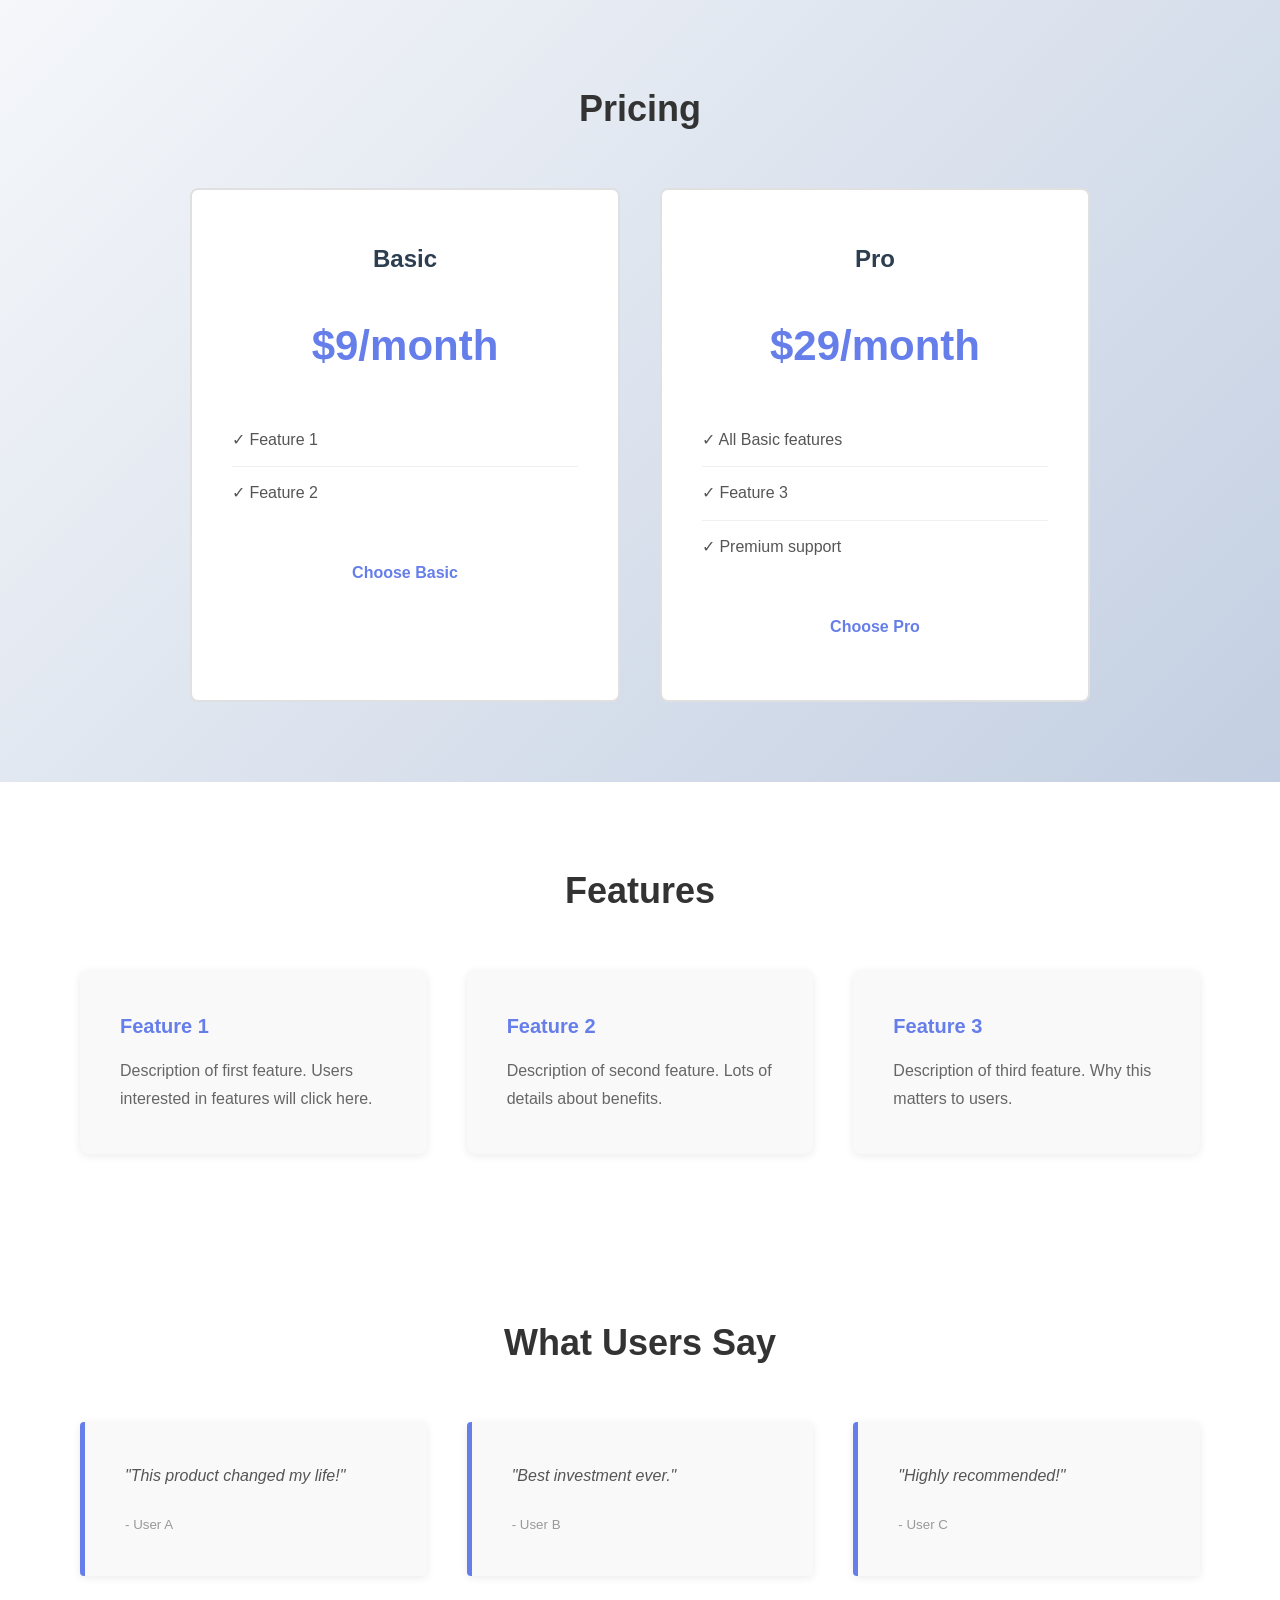
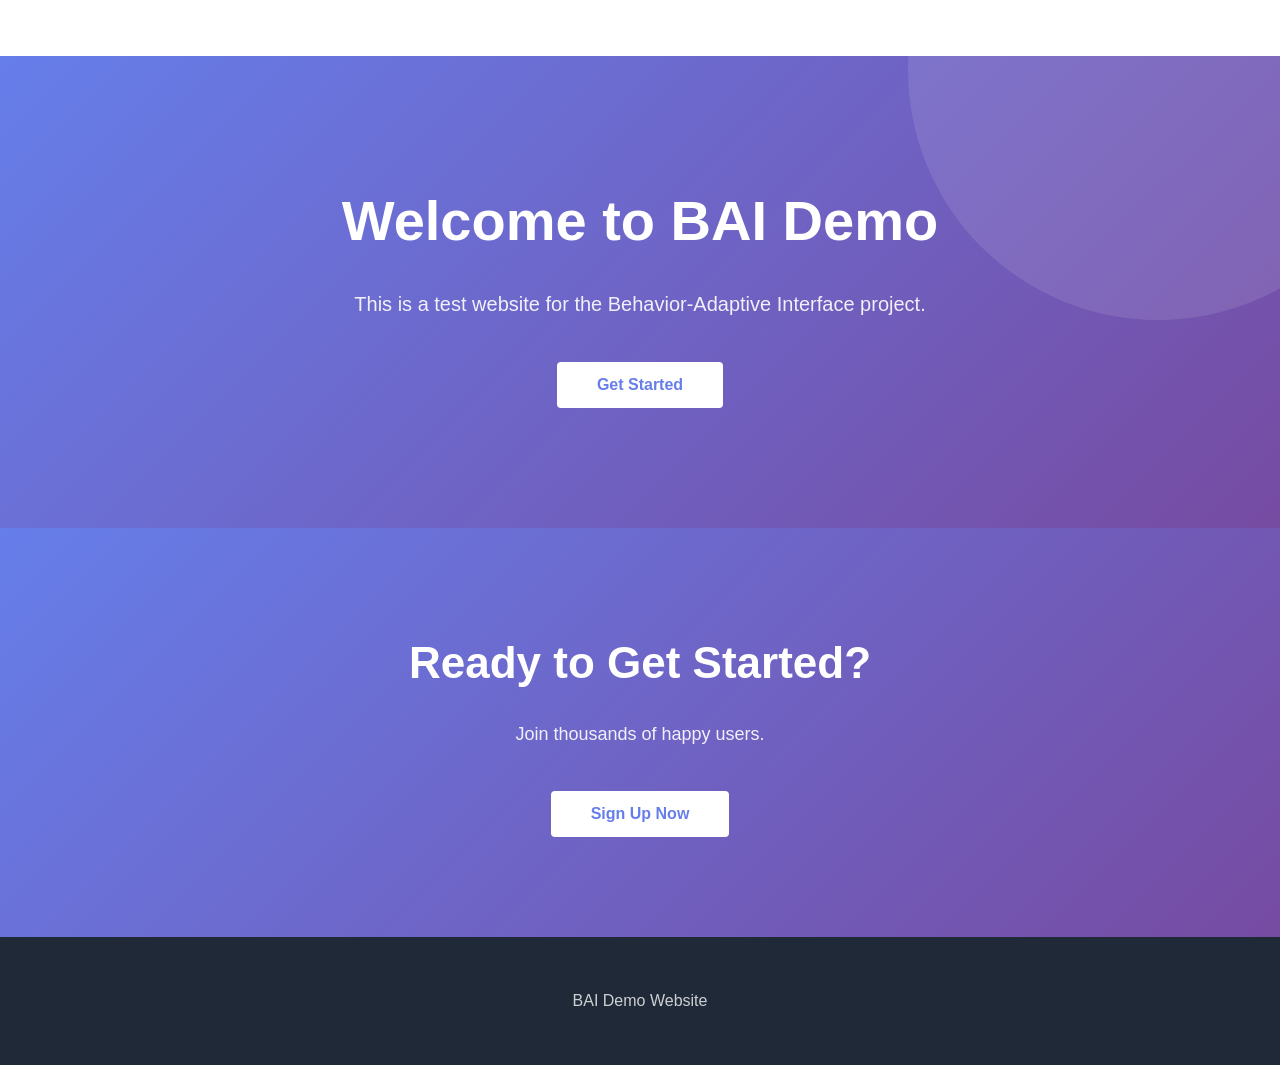
<file: bai-final-year/frontend/demo-website/index.html>
<!DOCTYPE html>
<html lang="en">
<head>
    <meta charset="UTF-8">
    <meta name="viewport" content="width=device-width, initial-scale=1.0">
    <title>BAI Demo Website</title>
    <link rel="stylesheet" href="styles.css">
</head>
<body>
    <!-- MAIN CONTAINER - sensor.js rehydrates sections inside it before reveal -->
    <div id="main" style="opacity: 0; transition: opacity 0.1s;">
        
        <!-- SECTION 1: Hero -->
        <section id="hero" class="section hero-section">
            <div class="container">
                <h1>Welcome to BAI Demo</h1>
                <p>This is a test website for the Behavior-Adaptive Interface project.</p>
                <button class="cta-button">Get Started</button>
            </div>
        </section>
        
        <!-- SECTION 2: Features -->
        <section id="features" class="section features-section">
            <div class="container">
                <h2>Features</h2>
                <div class="feature-grid">
                    <div class="feature">
                        <h3>Feature 1</h3>
                        <p>Description of first feature. Users interested in features will click here.</p>
                    </div>
                    <div class="feature">
                        <h3>Feature 2</h3>
                        <p>Description of second feature. Lots of details about benefits.</p>
                    </div>
                    <div class="feature">
                        <h3>Feature 3</h3>
                        <p>Description of third feature. Why this matters to users.</p>
                    </div>
                </div>
            </div>
        </section>
        
        <!-- SECTION 3: Pricing -->
        <section id="pricing" class="section pricing-section">
            <div class="container">
                <h2>Pricing</h2>
                <div class="pricing-grid">
                    <div class="price-card">
                        <h3>Basic</h3>
                        <p class="price">$9/month</p>
                        <ul>
                            <li>✓ Feature 1</li>
                            <li>✓ Feature 2</li>
                        </ul>
                        <button class="cta-button">Choose Basic</button>
                    </div>
                    <div class="price-card">
                        <h3>Pro</h3>
                        <p class="price">$29/month</p>
                        <ul>
                            <li>✓ All Basic features</li>
                            <li>✓ Feature 3</li>
                            <li>✓ Premium support</li>
                        </ul>
                        <button class="cta-button">Choose Pro</button>
                    </div>
                </div>
            </div>
        </section>
        
        <!-- SECTION 4: Testimonials -->
        <section id="testimonials" class="section testimonials-section">
            <div class="container">
                <h2>What Users Say</h2>
                <div class="testimonials-grid">
                    <div class="testimonial">
                        <p>"This product changed my life!"</p>
                        <small>- User A</small>
                    </div>
                    <div class="testimonial">
                        <p>"Best investment ever."</p>
                        <small>- User B</small>
                    </div>
                    <div class="testimonial">
                        <p>"Highly recommended!"</p>
                        <small>- User C</small>
                    </div>
                </div>
            </div>
        </section>
        
        <!-- SECTION 5: CTA -->
        <section id="cta" class="section cta-section">
            <div class="container">
                <h2>Ready to Get Started?</h2>
                <p>Join thousands of happy users.</p>
                <button class="cta-button">Sign Up Now</button>
            </div>
        </section>

        <footer id="footer" class="section footer-section">
            <div class="container">
                <p>BAI Demo Website</p>
            </div>
        </footer>

    </div> <!-- End of main container that sensor.js will reorder -->

    <!-- SENSOR - tracks user clicks and rehydrates optimized layout order -->
    <script src="../sensor.js"></script>

</body>
</html>
</file>
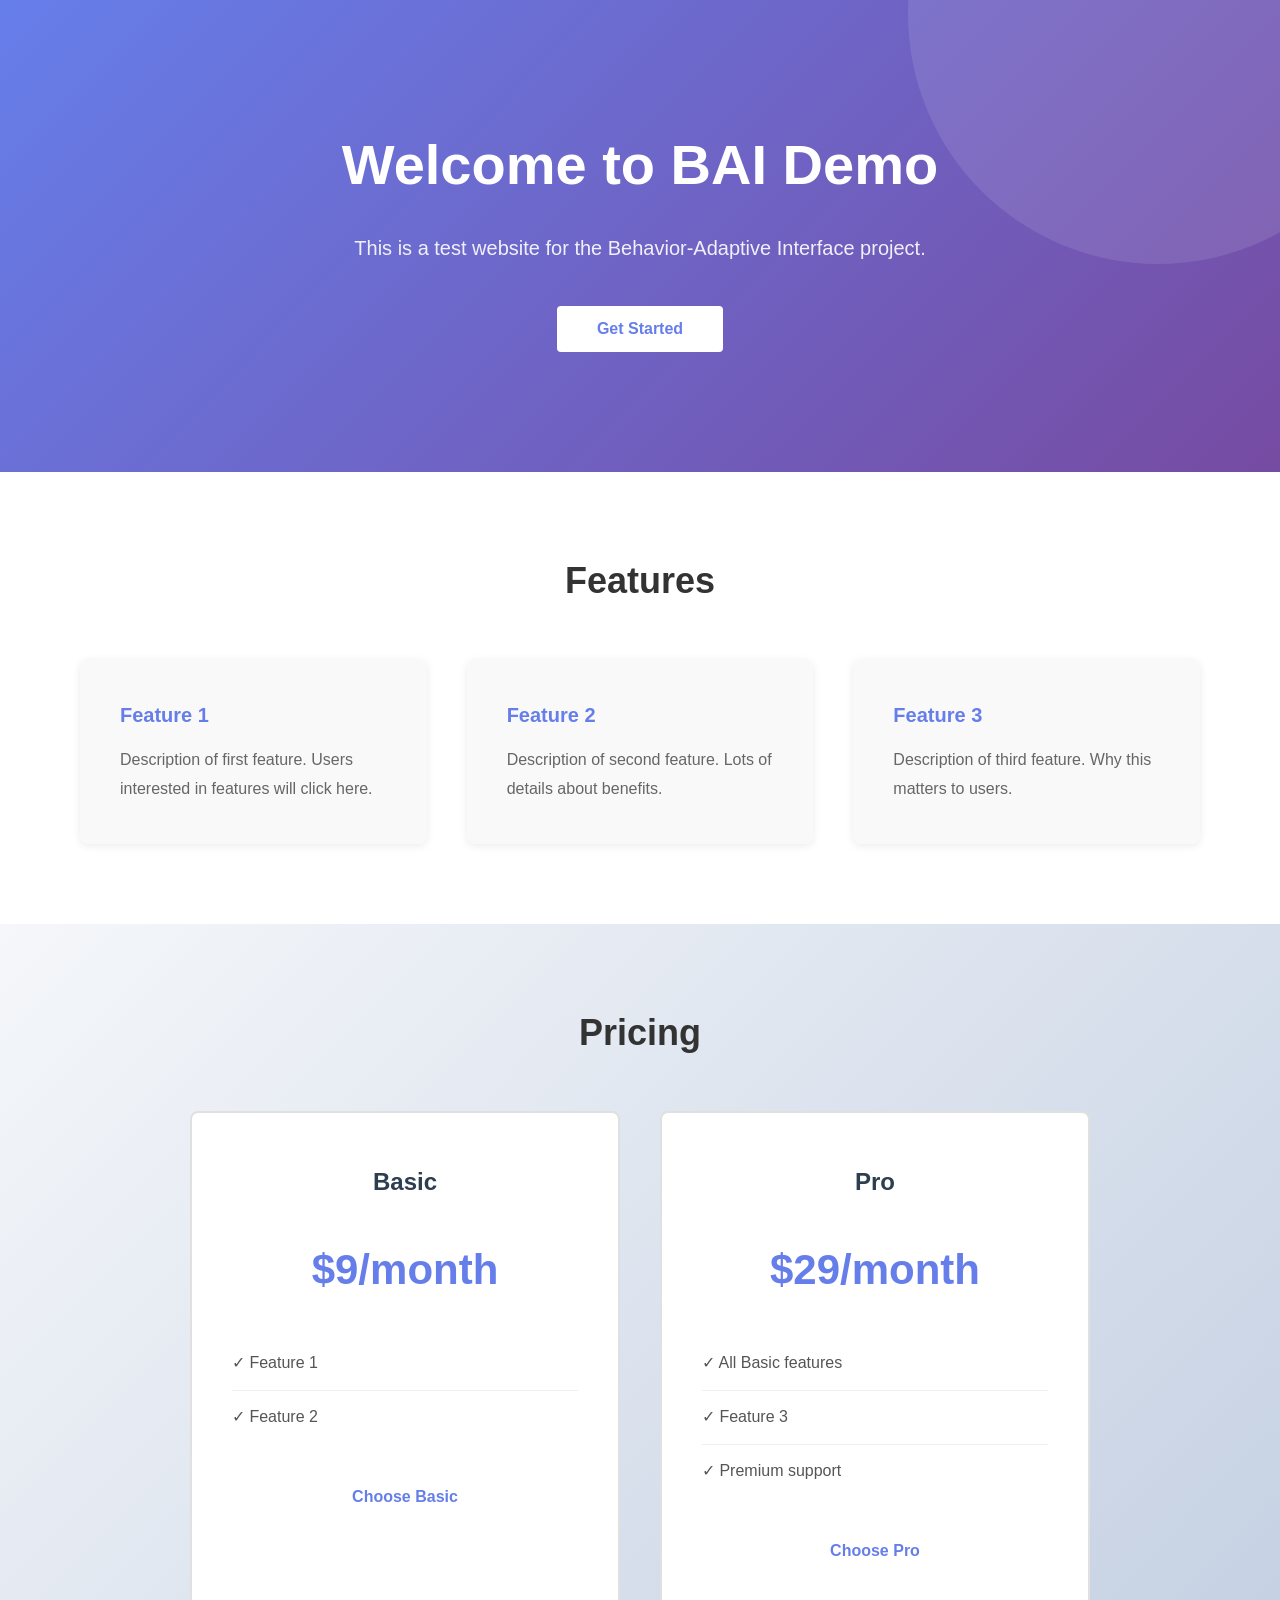
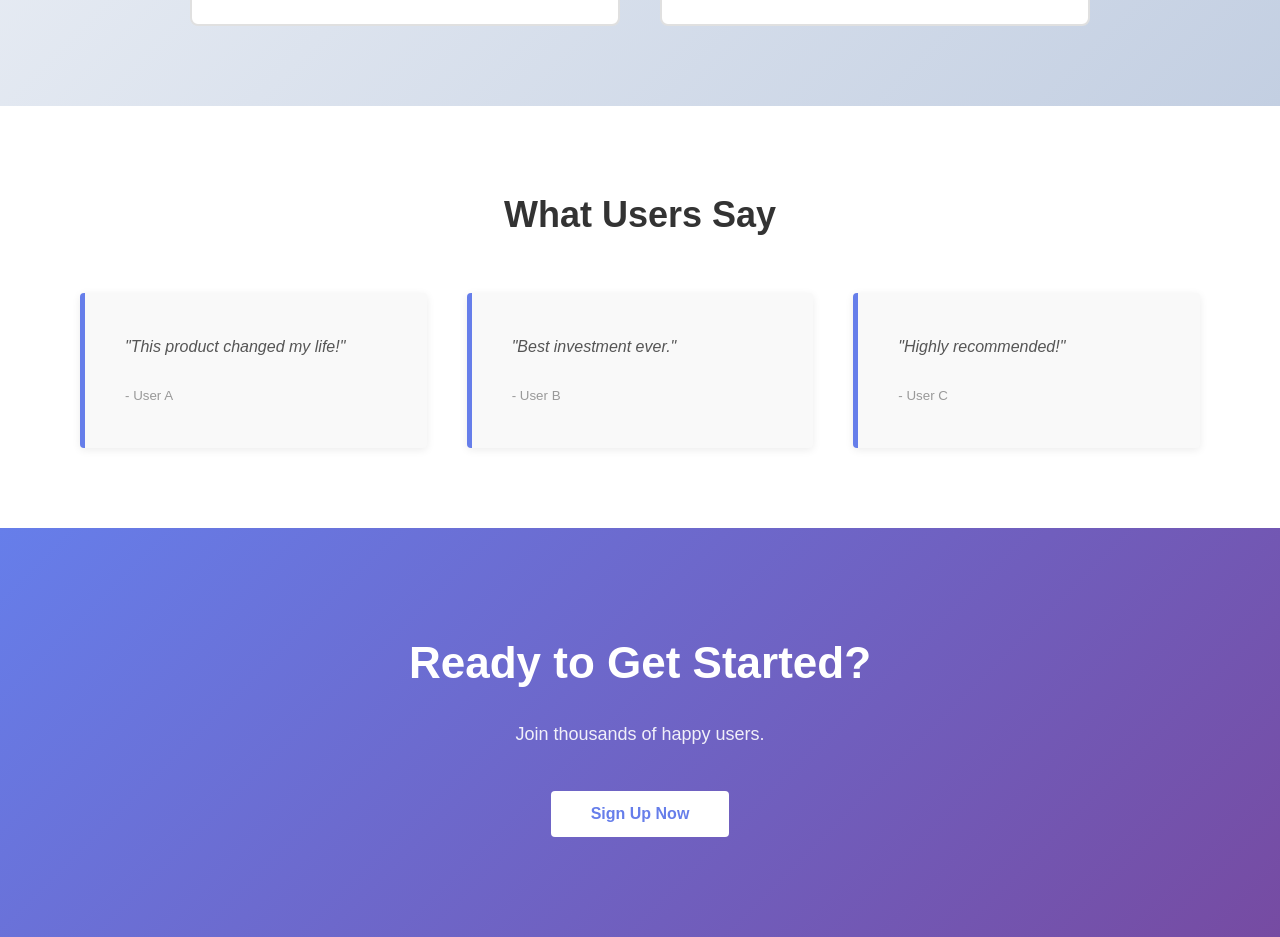
<file: release_repo/bai-final-year/frontend/demo-website/index.html>
<!DOCTYPE html>
<html lang="en">
<head>
    <meta charset="UTF-8">
    <meta name="viewport" content="width=device-width, initial-scale=1.0">
    <title>BAI Demo Website</title>
    <link rel="stylesheet" href="styles.css">
</head>
<body>
    <!-- MAIN CONTAINER - This div is CRITICAL - actuator.js will reorder sections inside it -->
    <div id="main" style="opacity: 1; transition: opacity 0.1s;">
        
        <!-- SECTION 1: Hero -->
        <section id="hero" class="section hero-section">
            <div class="container">
                <h1>Welcome to BAI Demo</h1>
                <p>This is a test website for the Behavior-Adaptive Interface project.</p>
                <button class="cta-button">Get Started</button>
            </div>
        </section>
        
        <!-- SECTION 2: Features -->
        <section id="features" class="section features-section">
            <div class="container">
                <h2>Features</h2>
                <div class="feature-grid">
                    <div class="feature">
                        <h3>Feature 1</h3>
                        <p>Description of first feature. Users interested in features will click here.</p>
                    </div>
                    <div class="feature">
                        <h3>Feature 2</h3>
                        <p>Description of second feature. Lots of details about benefits.</p>
                    </div>
                    <div class="feature">
                        <h3>Feature 3</h3>
                        <p>Description of third feature. Why this matters to users.</p>
                    </div>
                </div>
            </div>
        </section>
        
        <!-- SECTION 3: Pricing -->
        <section id="pricing" class="section pricing-section">
            <div class="container">
                <h2>Pricing</h2>
                <div class="pricing-grid">
                    <div class="price-card">
                        <h3>Basic</h3>
                        <p class="price">$9/month</p>
                        <ul>
                            <li>✓ Feature 1</li>
                            <li>✓ Feature 2</li>
                        </ul>
                        <button class="cta-button">Choose Basic</button>
                    </div>
                    <div class="price-card">
                        <h3>Pro</h3>
                        <p class="price">$29/month</p>
                        <ul>
                            <li>✓ All Basic features</li>
                            <li>✓ Feature 3</li>
                            <li>✓ Premium support</li>
                        </ul>
                        <button class="cta-button">Choose Pro</button>
                    </div>
                </div>
            </div>
        </section>
        
        <!-- SECTION 4: Testimonials -->
        <section id="testimonials" class="section testimonials-section">
            <div class="container">
                <h2>What Users Say</h2>
                <div class="testimonials-grid">
                    <div class="testimonial">
                        <p>"This product changed my life!"</p>
                        <small>- User A</small>
                    </div>
                    <div class="testimonial">
                        <p>"Best investment ever."</p>
                        <small>- User B</small>
                    </div>
                    <div class="testimonial">
                        <p>"Highly recommended!"</p>
                        <small>- User C</small>
                    </div>
                </div>
            </div>
        </section>
        
        <!-- SECTION 5: CTA -->
        <section id="cta" class="section cta-section">
            <div class="container">
                <h2>Ready to Get Started?</h2>
                <p>Join thousands of happy users.</p>
                <button class="cta-button">Sign Up Now</button>
            </div>
        </section>

    </div> <!-- End of main container that actuator.js will reorder -->

    <!-- SENSOR - tracks user clicks -->
    <script src="../sensor.js"></script>
    
    <!-- ACTUATOR - will reorder sections (added in Phase 6) -->
    <!-- <script src="../actuator.js"></script> -->

</body>
</html>
</file>
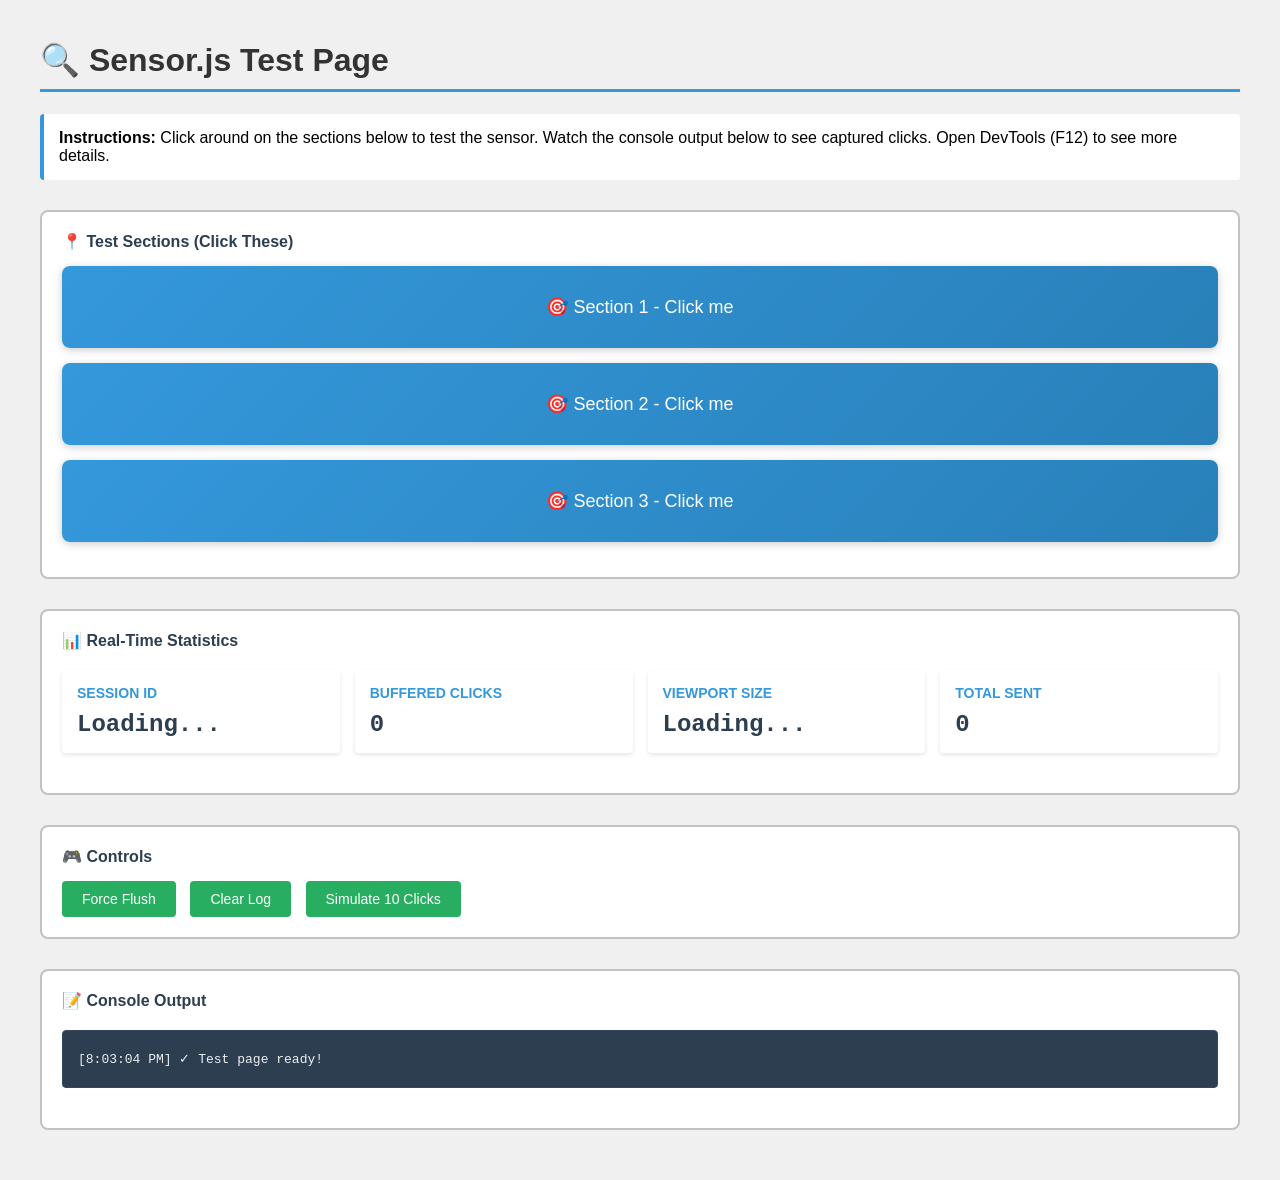
<file: bai-final-year/frontend/test.html>
<!DOCTYPE html>
<html lang="en">
<head>
    <meta charset="UTF-8">
    <meta name="viewport" content="width=device-width, initial-scale=1.0">
    <title>Sensor.js Test Page</title>
    <style>
        body {
            font-family: 'Segoe UI', Tahoma, Geneva, Verdana, sans-serif;
            margin: 20px;
            background: #f0f0f0;
            max-width: 1200px;
            margin: 0 auto;
            padding: 20px;
        }
        
        h1 {
            color: #333;
            border-bottom: 3px solid #3498db;
            padding-bottom: 10px;
        }
        
        .info-box {
            background: white;
            border-left: 4px solid #3498db;
            padding: 15px;
            margin: 20px 0;
            border-radius: 4px;
        }
        
        .clickable {
            background: linear-gradient(135deg, #3498db 0%, #2980b9 100%);
            color: white;
            padding: 30px;
            margin: 15px 0;
            cursor: pointer;
            border-radius: 8px;
            text-align: center;
            font-size: 18px;
            transition: transform 0.2s, box-shadow 0.2s;
            box-shadow: 0 2px 8px rgba(0,0,0,0.2);
        }
        
        .clickable:hover {
            transform: translateY(-2px);
            box-shadow: 0 4px 12px rgba(0,0,0,0.3);
        }
        
        .clickable:active {
            transform: translateY(0);
        }
        
        .log {
            background: #2c3e50;
            color: #ecf0f1;
            padding: 15px;
            margin: 20px 0;
            border-radius: 4px;
            font-family: 'Courier New', monospace;
            font-size: 13px;
            max-height: 400px;
            overflow-y: auto;
            border: 1px solid #34495e;
        }
        
        .log-entry {
            padding: 5px 0;
            border-bottom: 1px solid #34495e;
        }
        
        .log-entry:last-child {
            border-bottom: none;
        }
        
        .stats {
            display: grid;
            grid-template-columns: repeat(auto-fit, minmax(200px, 1fr));
            gap: 15px;
            margin: 20px 0;
        }
        
        .stat-card {
            background: white;
            padding: 15px;
            border-radius: 4px;
            box-shadow: 0 2px 4px rgba(0,0,0,0.1);
        }
        
        .stat-card h3 {
            margin: 0 0 10px 0;
            color: #3498db;
            font-size: 14px;
            text-transform: uppercase;
        }
        
        .stat-card .value {
            font-size: 24px;
            font-weight: bold;
            color: #2c3e50;
            font-family: 'Courier New', monospace;
        }
        
        button.action {
            background: #27ae60;
            color: white;
            padding: 10px 20px;
            border: none;
            border-radius: 4px;
            cursor: pointer;
            font-size: 14px;
            margin-right: 10px;
            transition: background 0.2s;
        }
        
        button.action:hover {
            background: #229954;
        }
        
        .section-group {
            margin: 30px 0;
            border: 2px solid #bdc3c7;
            border-radius: 8px;
            padding: 20px;
            background: white;
        }
        
        .section-title {
            font-size: 16px;
            font-weight: bold;
            color: #2c3e50;
            margin-bottom: 15px;
        }
    </style>
</head>
<body>
    <h1>🔍 Sensor.js Test Page</h1>
    
    <div class="info-box">
        <strong>Instructions:</strong> Click around on the sections below to test the sensor.
        Watch the console output below to see captured clicks.
        Open DevTools (F12) to see more details.
    </div>

    <!-- Clickable sections -->
    <div class="section-group">
        <div class="section-title">📍 Test Sections (Click These)</div>
        <div class="clickable">🎯 Section 1 - Click me</div>
        <div class="clickable">🎯 Section 2 - Click me</div>
        <div class="clickable">🎯 Section 3 - Click me</div>
    </div>

    <!-- Statistics -->
    <div class="section-group">
        <div class="section-title">📊 Real-Time Statistics</div>
        <div class="stats">
            <div class="stat-card">
                <h3>Session ID</h3>
                <div class="value" id="session-id">Loading...</div>
            </div>
            <div class="stat-card">
                <h3>Buffered Clicks</h3>
                <div class="value" id="buffered-clicks">0</div>
            </div>
            <div class="stat-card">
                <h3>Viewport Size</h3>
                <div class="value" id="viewport-size">Loading...</div>
            </div>
            <div class="stat-card">
                <h3>Total Sent</h3>
                <div class="value" id="total-sent">0</div>
            </div>
        </div>
    </div>

    <!-- Controls -->
    <div class="section-group">
        <div class="section-title">🎮 Controls</div>
        <button class="action" onclick="forceFlush()">Force Flush</button>
        <button class="action" onclick="clearStats()">Clear Log</button>
        <button class="action" onclick="simulateClicks()">Simulate 10 Clicks</button>
    </div>

    <!-- Console Output -->
    <div class="section-group">
        <div class="section-title">📝 Console Output</div>
        <div class="log" id="output"></div>
    </div>

    <!-- Scripts -->
    <script src="sensor.js"></script>
    <script>
        let totalSent = 0;

        // Override console.log to display in page
        const output = document.getElementById('output');
        const originalLog = console.log;
        
        console.log = function(...args) {
            originalLog.apply(console, args);
            
            const entry = document.createElement('div');
            entry.className = 'log-entry';
            entry.textContent = '[' + new Date().toLocaleTimeString() + '] ' + args.join(' ');
            output.appendChild(entry);
            output.scrollTop = output.scrollHeight;
        };

        // Update statistics periodically
        function updateStats() {
            if (window.BAI_Sensor) {
                const stats = window.BAI_Sensor.getStats();
                
                document.getElementById('session-id').textContent = 
                    stats.sessionId ? stats.sessionId.substring(0, 8) + '...' : 'N/A';
                
                document.getElementById('buffered-clicks').textContent = 
                    stats.bufferedClicks;
                
                document.getElementById('viewport-size').textContent = 
                    `${stats.viewport.width}×${stats.viewport.height}`;
                
                document.getElementById('total-sent').textContent = totalSent;
            }
        }

        // Force an immediate flush
        function forceFlush() {
            console.log('💥 Forcing flush...');
            // Access the internal flush via a custom event
            const event = new CustomEvent('bai-force-flush');
            window.dispatchEvent(event);
        }

        // Clear the console log display
        function clearStats() {
            output.innerHTML = '';
            console.log('✓ Log cleared');
        }

        // Simulate multiple clicks for testing
        function simulateClicks() {
            console.log('🤖 Simulating 10 clicks...');
            for (let i = 0; i < 10; i++) {
                const event = new MouseEvent('mousedown', {
                    clientX: Math.random() * window.innerWidth,
                    clientY: Math.random() * window.innerHeight,
                    bubbles: true
                });
                document.dispatchEvent(event);
            }
        }

        // Update stats every 500ms
        setInterval(updateStats, 500);

        // Initial update
        updateStats();

        console.log('✓ Test page ready!');
    </script>
</body>
</html>
</file>
<file: bai-final-year/frontend/demo-website/styles.css>
* {
    margin: 0;
    padding: 0;
    box-sizing: border-box;
}

body {
    font-family: 'Segoe UI', Tahoma, Geneva, Verdana, sans-serif;
    line-height: 1.6;
    color: #333;
    background: #fafafa;
}

.section {
    padding: 80px 0;
    scroll-margin-top: 60px;
}

.container {
    max-width: 1200px;
    margin: 0 auto;
    padding: 0 40px;
}

h1, h2, h3 {
    margin-bottom: 20px;
}

h1 {
    font-size: 48px;
    font-weight: 700;
}

h2 {
    font-size: 36px;
    text-align: center;
    font-weight: 600;
    margin-bottom: 50px;
}

h3 {
    font-size: 20px;
    font-weight: 600;
}

p {
    line-height: 1.8;
    color: #555;
}

/* ============================================================
   HERO SECTION
   ============================================================ */
.hero-section {
    background: linear-gradient(135deg, #667eea 0%, #764ba2 100%);
    color: white;
    text-align: center;
    padding: 120px 0;
    position: relative;
    overflow: hidden;
}

.hero-section::before {
    content: '';
    position: absolute;
    top: -50%;
    right: -10%;
    width: 500px;
    height: 500px;
    background: rgba(255, 255, 255, 0.1);
    border-radius: 50%;
}

.hero-section h1 {
    color: white;
    font-size: 56px;
    margin-bottom: 20px;
    position: relative;
    z-index: 1;
}

.hero-section p {
    font-size: 20px;
    margin-bottom: 40px;
    color: rgba(255, 255, 255, 0.9);
    position: relative;
    z-index: 1;
}

/* ============================================================
   FEATURES SECTION
   ============================================================ */
.features-section {
    background: white;
}

.feature-grid {
    display: grid;
    grid-template-columns: repeat(auto-fit, minmax(300px, 1fr));
    gap: 40px;
    margin-top: 50px;
}

.feature {
    background: #f9f9f9;
    padding: 40px;
    border-radius: 8px;
    box-shadow: 0 2px 8px rgba(0, 0, 0, 0.08);
    transition: transform 0.3s, box-shadow 0.3s;
}

.feature:hover {
    transform: translateY(-5px);
    box-shadow: 0 8px 24px rgba(0, 0, 0, 0.12);
}

.feature h3 {
    color: #667eea;
    margin-bottom: 15px;
}

.feature p {
    color: #666;
    line-height: 1.8;
}

/* ============================================================
   PRICING SECTION
   ============================================================ */
.pricing-section {
    background: linear-gradient(135deg, #f5f7fa 0%, #c3cfe2 100%);
}

.pricing-grid {
    display: grid;
    grid-template-columns: repeat(auto-fit, minmax(280px, 1fr));
    gap: 40px;
    margin-top: 50px;
    max-width: 900px;
    margin-left: auto;
    margin-right: auto;
}

.price-card {
    background: white;
    padding: 50px 40px;
    border: 2px solid #e0e0e0;
    border-radius: 8px;
    text-align: center;
    transition: transform 0.3s, box-shadow 0.3s, border-color 0.3s;
}

.price-card:hover {
    transform: translateY(-10px);
    box-shadow: 0 10px 40px rgba(0, 0, 0, 0.15);
    border-color: #667eea;
}

.price-card h3 {
    color: #2c3e50;
    font-size: 24px;
    margin-bottom: 20px;
}

.price {
    font-size: 42px;
    color: #667eea;
    margin: 30px 0;
    font-weight: 700;
}

.price-card ul {
    list-style: none;
    margin: 30px 0;
    text-align: left;
}

.price-card li {
    padding: 12px 0;
    color: #555;
    border-bottom: 1px solid #f0f0f0;
    line-height: 1.8;
}

.price-card li:last-child {
    border-bottom: none;
}

/* ============================================================
   TESTIMONIALS SECTION
   ============================================================ */
.testimonials-section {
    background: white;
}

.testimonials-grid {
    display: grid;
    grid-template-columns: repeat(auto-fit, minmax(300px, 1fr));
    gap: 40px;
    margin-top: 50px;
}

.testimonial {
    background: #f9f9f9;
    padding: 40px;
    border-left: 5px solid #667eea;
    border-radius: 4px;
    box-shadow: 0 2px 8px rgba(0, 0, 0, 0.08);
    transition: box-shadow 0.3s;
}

.testimonial:hover {
    box-shadow: 0 8px 24px rgba(0, 0, 0, 0.12);
}

.testimonial p {
    font-style: italic;
    margin-bottom: 20px;
    color: #555;
    font-size: 16px;
    line-height: 1.8;
}

.testimonial small {
    color: #999;
    font-style: normal;
}

/* ============================================================
   CTA SECTION
   ============================================================ */
.cta-section {
    background: linear-gradient(135deg, #667eea 0%, #764ba2 100%);
    color: white;
    text-align: center;
    padding: 100px 0;
}

.cta-section h2 {
    color: white;
    font-size: 44px;
    margin-bottom: 20px;
}

.cta-section p {
    color: rgba(255, 255, 255, 0.9);
    font-size: 18px;
    margin-bottom: 40px;
}

.footer-section {
    background: #1f2937;
    color: white;
    padding: 50px 0;
    text-align: center;
}

.footer-section p {
    color: rgba(255, 255, 255, 0.78);
}

/* ============================================================
   BUTTONS
   ============================================================ */
.cta-button {
    background: white;
    color: #667eea;
    padding: 14px 40px;
    border: none;
    border-radius: 4px;
    font-size: 16px;
    font-weight: 600;
    cursor: pointer;
    transition: all 0.3s;
    display: inline-block;
    text-decoration: none;
}

.cta-button:hover {
    transform: scale(1.05);
    box-shadow: 0 4px 12px rgba(0, 0, 0, 0.15);
}

.cta-button:active {
    transform: scale(0.98);
}

.cta-section .cta-button {
    background: white;
    color: #667eea;
}

/* ============================================================
   RESPONSIVE DESIGN
   ============================================================ */
@media (max-width: 1024px) {
    .container {
        padding: 0 30px;
    }

    .section {
        padding: 60px 0;
    }
}

@media (max-width: 768px) {
    h1 {
        font-size: 36px;
    }

    h2 {
        font-size: 28px;
    }

    .section {
        padding: 40px 0;
    }

    .hero-section {
        padding: 80px 0;
    }

    .hero-section h1 {
        font-size: 32px;
    }

    .container {
        padding: 0 20px;
    }

    .feature-grid,
    .pricing-grid,
    .testimonials-grid {
        grid-template-columns: 1fr;
        gap: 20px;
    }

    .price {
        font-size: 32px;
    }

    .price-card {
        padding: 30px 20px;
    }
}

/* ============================================================
   UTILITIES
   ============================================================ */
.text-center {
    text-align: center;
}

.mt-40 {
    margin-top: 40px;
}

.mt-60 {
    margin-top: 60px;
}

.mb-20 {
    margin-bottom: 20px;
}
</file>
<file: release_repo/bai-final-year/frontend/demo-website/styles.css>
* {
    margin: 0;
    padding: 0;
    box-sizing: border-box;
}

body {
    font-family: 'Segoe UI', Tahoma, Geneva, Verdana, sans-serif;
    line-height: 1.6;
    color: #333;
    background: #fafafa;
}

.section {
    padding: 80px 0;
    scroll-margin-top: 60px;
}

.container {
    max-width: 1200px;
    margin: 0 auto;
    padding: 0 40px;
}

h1, h2, h3 {
    margin-bottom: 20px;
}

h1 {
    font-size: 48px;
    font-weight: 700;
}

h2 {
    font-size: 36px;
    text-align: center;
    font-weight: 600;
    margin-bottom: 50px;
}

h3 {
    font-size: 20px;
    font-weight: 600;
}

p {
    line-height: 1.8;
    color: #555;
}

/* ============================================================
   HERO SECTION
   ============================================================ */
.hero-section {
    background: linear-gradient(135deg, #667eea 0%, #764ba2 100%);
    color: white;
    text-align: center;
    padding: 120px 0;
    position: relative;
    overflow: hidden;
}

.hero-section::before {
    content: '';
    position: absolute;
    top: -50%;
    right: -10%;
    width: 500px;
    height: 500px;
    background: rgba(255, 255, 255, 0.1);
    border-radius: 50%;
}

.hero-section h1 {
    color: white;
    font-size: 56px;
    margin-bottom: 20px;
    position: relative;
    z-index: 1;
}

.hero-section p {
    font-size: 20px;
    margin-bottom: 40px;
    color: rgba(255, 255, 255, 0.9);
    position: relative;
    z-index: 1;
}

/* ============================================================
   FEATURES SECTION
   ============================================================ */
.features-section {
    background: white;
}

.feature-grid {
    display: grid;
    grid-template-columns: repeat(auto-fit, minmax(300px, 1fr));
    gap: 40px;
    margin-top: 50px;
}

.feature {
    background: #f9f9f9;
    padding: 40px;
    border-radius: 8px;
    box-shadow: 0 2px 8px rgba(0, 0, 0, 0.08);
    transition: transform 0.3s, box-shadow 0.3s;
}

.feature:hover {
    transform: translateY(-5px);
    box-shadow: 0 8px 24px rgba(0, 0, 0, 0.12);
}

.feature h3 {
    color: #667eea;
    margin-bottom: 15px;
}

.feature p {
    color: #666;
    line-height: 1.8;
}

/* ============================================================
   PRICING SECTION
   ============================================================ */
.pricing-section {
    background: linear-gradient(135deg, #f5f7fa 0%, #c3cfe2 100%);
}

.pricing-grid {
    display: grid;
    grid-template-columns: repeat(auto-fit, minmax(280px, 1fr));
    gap: 40px;
    margin-top: 50px;
    max-width: 900px;
    margin-left: auto;
    margin-right: auto;
}

.price-card {
    background: white;
    padding: 50px 40px;
    border: 2px solid #e0e0e0;
    border-radius: 8px;
    text-align: center;
    transition: transform 0.3s, box-shadow 0.3s, border-color 0.3s;
}

.price-card:hover {
    transform: translateY(-10px);
    box-shadow: 0 10px 40px rgba(0, 0, 0, 0.15);
    border-color: #667eea;
}

.price-card h3 {
    color: #2c3e50;
    font-size: 24px;
    margin-bottom: 20px;
}

.price {
    font-size: 42px;
    color: #667eea;
    margin: 30px 0;
    font-weight: 700;
}

.price-card ul {
    list-style: none;
    margin: 30px 0;
    text-align: left;
}

.price-card li {
    padding: 12px 0;
    color: #555;
    border-bottom: 1px solid #f0f0f0;
    line-height: 1.8;
}

.price-card li:last-child {
    border-bottom: none;
}

/* ============================================================
   TESTIMONIALS SECTION
   ============================================================ */
.testimonials-section {
    background: white;
}

.testimonials-grid {
    display: grid;
    grid-template-columns: repeat(auto-fit, minmax(300px, 1fr));
    gap: 40px;
    margin-top: 50px;
}

.testimonial {
    background: #f9f9f9;
    padding: 40px;
    border-left: 5px solid #667eea;
    border-radius: 4px;
    box-shadow: 0 2px 8px rgba(0, 0, 0, 0.08);
    transition: box-shadow 0.3s;
}

.testimonial:hover {
    box-shadow: 0 8px 24px rgba(0, 0, 0, 0.12);
}

.testimonial p {
    font-style: italic;
    margin-bottom: 20px;
    color: #555;
    font-size: 16px;
    line-height: 1.8;
}

.testimonial small {
    color: #999;
    font-style: normal;
}

/* ============================================================
   CTA SECTION
   ============================================================ */
.cta-section {
    background: linear-gradient(135deg, #667eea 0%, #764ba2 100%);
    color: white;
    text-align: center;
    padding: 100px 0;
}

.cta-section h2 {
    color: white;
    font-size: 44px;
    margin-bottom: 20px;
}

.cta-section p {
    color: rgba(255, 255, 255, 0.9);
    font-size: 18px;
    margin-bottom: 40px;
}

/* ============================================================
   BUTTONS
   ============================================================ */
.cta-button {
    background: white;
    color: #667eea;
    padding: 14px 40px;
    border: none;
    border-radius: 4px;
    font-size: 16px;
    font-weight: 600;
    cursor: pointer;
    transition: all 0.3s;
    display: inline-block;
    text-decoration: none;
}

.cta-button:hover {
    transform: scale(1.05);
    box-shadow: 0 4px 12px rgba(0, 0, 0, 0.15);
}

.cta-button:active {
    transform: scale(0.98);
}

.cta-section .cta-button {
    background: white;
    color: #667eea;
}

/* ============================================================
   RESPONSIVE DESIGN
   ============================================================ */
@media (max-width: 1024px) {
    .container {
        padding: 0 30px;
    }

    .section {
        padding: 60px 0;
    }
}

@media (max-width: 768px) {
    h1 {
        font-size: 36px;
    }

    h2 {
        font-size: 28px;
    }

    .section {
        padding: 40px 0;
    }

    .hero-section {
        padding: 80px 0;
    }

    .hero-section h1 {
        font-size: 32px;
    }

    .container {
        padding: 0 20px;
    }

    .feature-grid,
    .pricing-grid,
    .testimonials-grid {
        grid-template-columns: 1fr;
        gap: 20px;
    }

    .price {
        font-size: 32px;
    }

    .price-card {
        padding: 30px 20px;
    }
}

/* ============================================================
   UTILITIES
   ============================================================ */
.text-center {
    text-align: center;
}

.mt-40 {
    margin-top: 40px;
}

.mt-60 {
    margin-top: 60px;
}

.mb-20 {
    margin-bottom: 20px;
}
</file>
